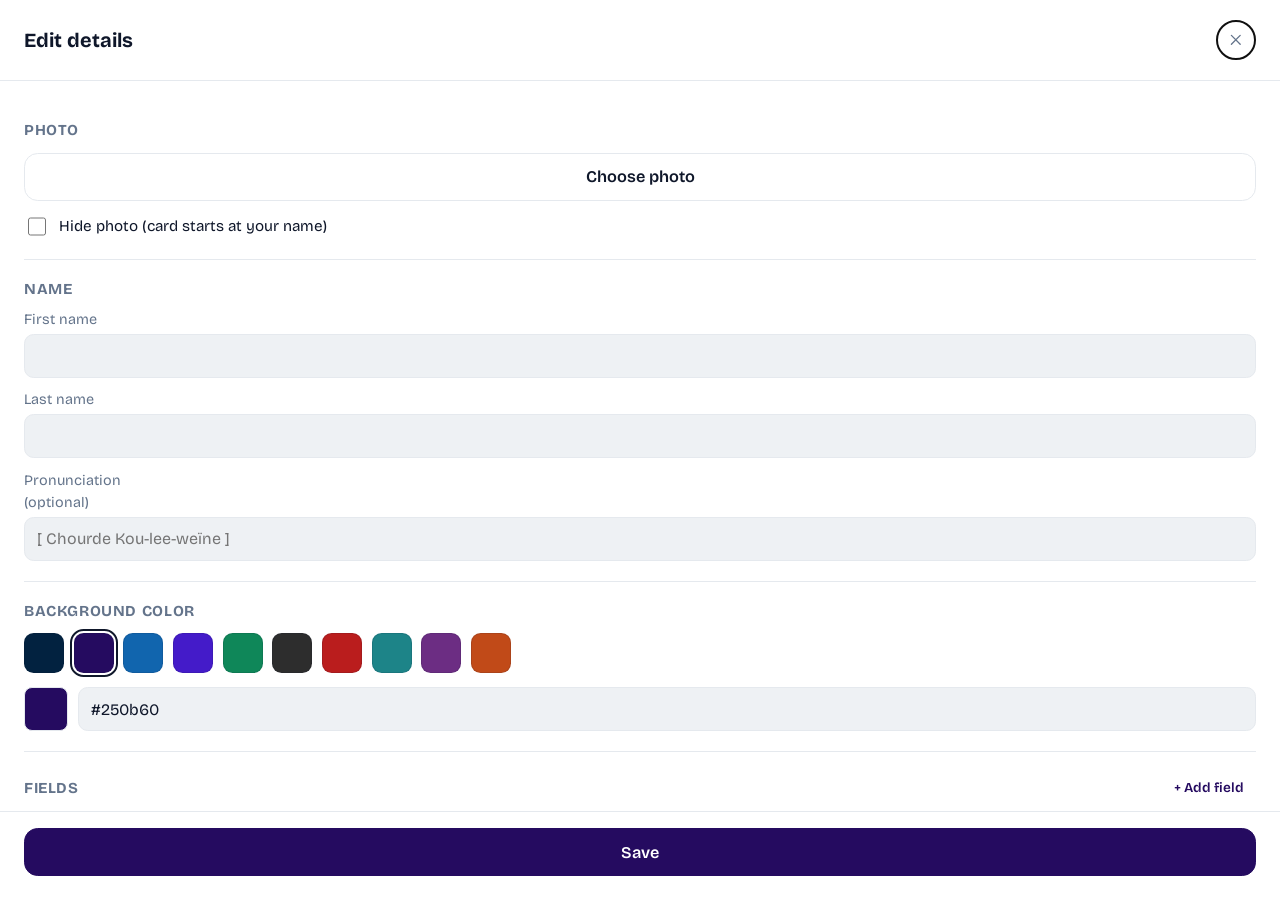
<file: index.html>
<!doctype html>
<html lang="en">
<head>
  <meta charset="utf-8" />
  <meta name="viewport" content="width=device-width, initial-scale=1, viewport-fit=cover" />
  <title>Business card</title>
  <meta name="description" content="Digital business card" />

  <meta name="theme-color" content="#250b60" />

  <link rel="manifest" href="./manifest.webmanifest" />
  <link rel="icon" type="image/svg+xml" href="./assets/icons/icon.svg" />
  <link rel="icon" type="image/png" href="./assets/icons/icon-512.png" />
  <link rel="apple-touch-icon" href="./assets/icons/icon-512.png" />
  <meta name="apple-mobile-web-app-capable" content="yes" />
  <meta name="apple-mobile-web-app-status-bar-style" content="black-translucent" />
  <meta name="apple-mobile-web-app-title" content="Business card" />

  <link rel="stylesheet" href="./assets/styles.css" />
</head>
<body>
  <main class="card">
    <section class="photo">
      <img id="card-photo" class="photo-img" alt="" hidden />
      <div id="photo-placeholder" class="photo-placeholder"></div>
      <svg class="photo-wave" viewBox="0 0 360 91" preserveAspectRatio="none" aria-hidden="true">
        <path d="M170.84 32.4365C112.559 51.308 37.5 49.4563 0 32.4365V90.4563H360V10.9644C307.5 -16.0437 231 12.9562 170.84 32.4365Z" fill="currentColor"/>
      </svg>
      <button id="btn-open-qr" class="icon-tile-btn" type="button" aria-label="Show QR code"></button>
    </section>

    <div class="content">
      <p id="incomplete-hint" class="hint" hidden>Fill in your details via "Edit details" below.</p>

      <h1 id="card-name" class="name">—</h1>
      <p id="card-phonetic" class="phonetic" hidden></p>

      <ul id="card-fields" class="fields"></ul>

      <div class="card-actions">
        <button id="btn-edit" class="btn btn--ghost-outline" type="button">Edit details</button>
        <button id="btn-install" class="btn btn--ghost-outline" type="button" hidden>Install app</button>
      </div>
    </div>
  </main>

  <dialog id="qr-dialog" class="dialog dialog--qr">
    <h2>Scannez pour ajouter</h2>
    <div id="qr-code" class="qr-code"></div>
    <button id="btn-close-qr" class="btn btn--secondary" type="button">Fermer</button>
  </dialog>

  <dialog id="edit-dialog" class="dialog dialog--full">
    <form id="edit-form" method="dialog" class="edit-form">
      <header class="edit-header">
        <h2>Edit details</h2>
        <button type="button" id="btn-cancel-edit" class="icon-btn" aria-label="Close">
          <svg viewBox="0 0 24 24" aria-hidden="true"><path d="M6 6l12 12M18 6 6 18" stroke="currentColor" stroke-width="1.8" stroke-linecap="round"/></svg>
        </button>
      </header>

      <div class="edit-body">
        <section class="edit-section">
          <h3>Photo</h3>
          <input type="file" id="photo-input" accept="image/*" hidden />

          <div id="photo-crop-wrap" class="photo-crop-wrap" hidden>
            <p class="hint">Tap the photo to choose which part is cropped to a square.</p>
            <div id="photo-crop-viewport" class="photo-crop-viewport">
              <img id="photo-crop-img" alt="" />
              <div id="crop-frame" class="crop-frame" hidden></div>
            </div>
            <div class="row">
              <button type="button" id="btn-use-photo" class="btn btn--primary">Use photo</button>
              <button type="button" id="btn-cancel-photo" class="btn btn--ghost">Cancel</button>
            </div>
          </div>

          <div id="photo-preview-wrap" class="photo-preview-wrap">
            <img id="photo-preview" class="photo-preview" alt="" hidden />
            <div class="row">
              <button type="button" id="btn-choose-photo" class="btn btn--secondary">Choose photo</button>
              <button type="button" id="btn-remove-photo" class="btn btn--ghost" hidden>Remove</button>
            </div>
          </div>

          <label class="checkbox-row">
            <input type="checkbox" name="hidePhoto" />
            <span>Hide photo (card starts at your name)</span>
          </label>
        </section>

        <section class="edit-section">
          <h3>Name</h3>
          <label>First name
            <input type="text" name="firstName" required />
          </label>
          <label>Last name
            <input type="text" name="lastName" required />
          </label>
          <label>Pronunciation <span class="optional">(optional)</span>
            <input type="text" name="phonetic" placeholder="[ Chourde Kou-lee-weïne ]" />
          </label>
        </section>

        <section class="edit-section">
          <h3>Background color</h3>
          <div id="color-swatches" class="color-swatches"></div>
          <div class="color-hex-row">
            <span id="color-preview" class="color-preview" aria-hidden="true"></span>
            <input type="text" name="accentColorHex" class="color-hex-input" placeholder="#250b60" maxlength="7" autocapitalize="off" autocorrect="off" spellcheck="false" inputmode="text" />
          </div>
        </section>

        <section class="edit-section">
          <div class="edit-section-header">
            <h3>Fields</h3>
            <button type="button" id="btn-add-field" class="btn btn--ghost btn--small">+ Add field</button>
          </div>
          <ul id="field-editor-list" class="field-editor-list"></ul>
        </section>
      </div>

      <div class="dialog-actions">
        <button type="submit" class="btn btn--primary">Save</button>
      </div>
    </form>
  </dialog>

  <script src="./assets/qrcode.min.js"></script>
  <script type="module" src="./assets/app.js"></script>
</body>
</html>
</file>
<file: assets/styles.css>
@layer fonts, reset, tokens, components, utilities;

@layer fonts {
  @font-face {
    font-family: "Bricolage Grotesque";
    src: url("./fonts/bricolage-grotesque-latin.woff2") format("woff2");
    font-weight: 400 800;
    font-style: normal;
    font-display: swap;
  }
}

@layer reset {
  *, *::before, *::after { box-sizing: border-box; }
  html, body { height: 100%; }
  body {
    margin: 0;
    font-family: "Bricolage Grotesque", ui-rounded, system-ui, -apple-system, "Segoe UI", Roboto, sans-serif;
    -webkit-font-smoothing: antialiased;
  }
  a { color: inherit; }
  ul { list-style: none; margin: 0; padding: 0; }
  button { font: inherit; }
  input, textarea, select { font: inherit; }
  dialog { border: none; padding: 0; color: inherit; }
  dialog::backdrop { background: rgb(0 0 0 / 0.55); }
  h1, h2, h3 { margin: 0; }
}

@layer tokens {
  :root {
    --accent: #250b60;
    --bg: #eef1f4;
    --surface: #ffffff;
    --text: #0f172a;
    --text-muted: #64748b;
    --border: #e5e9ee;
    --danger: #b91c1c;

    /* fixed white text/dividers shown on top of the user's background color */
    --text-on-accent: #ffffff;
    --text-on-accent-muted: rgb(255 255 255 / 0.5);
    --border-on-accent: rgb(255 255 255 / 0.15);
    /* accent color as used for text/icons drawn on a white surface */
    --accent-on-surface: var(--accent);
    /* lighter tint of the accent color, used as the page background behind
       the card on screens wide enough to show it as a floating "window" */
    --page-bg: var(--accent);
  }
}

@layer components {
  body {
    background: var(--accent);
    color: var(--text);
    display: flex;
    align-items: flex-start;
    justify-content: center;
    min-height: 100dvh;
  }

  .card {
    position: relative;
    width: 100%;
    max-width: 480px;
    background: var(--accent);
    border-radius: 0;
    overflow: hidden;
    display: flex;
    flex-direction: column;
  }

  /* Below this, the card is edge-to-edge and rounded corners just look like
     a rendering glitch against the physical screen edge. This has to be
     wider than the card's own max-width (480px) — otherwise there's a gap
     where the viewport is wide enough to trigger rounding but not wide
     enough to actually show any page background around the card, which
     brings back the exact same glitch this is meant to avoid. */
  @media (min-width: 520px) {
    body {
      background: var(--page-bg);
      align-items: center;
      padding: 1.5rem 0;
    }

    .card {
      border-radius: 1.75rem;
      box-shadow: 0 20px 45px -25px rgb(15 23 42 / 0.35);
    }
  }

  /* ---- photo ---- */

  .photo {
    position: relative;
    width: 100%;
    height: 0;
    padding-top: 100%; /* 1:1 square via the padding-top trick — aspect-ratio
      alone is unreliable on some mobile browsers when the element is also
      a flex item, so this avoids that combination entirely */
    flex-shrink: 0;
    background: linear-gradient(160deg, #b9c6d4, #7c8ea3);
  }

  .photo-img {
    position: absolute;
    inset: 0;
    width: 100%;
    height: 100%;
    object-fit: cover;
    display: block;
  }

  .photo-placeholder {
    position: absolute;
    inset: 0;
    display: flex;
    align-items: center;
    justify-content: center;
    color: #ffffff;
  }
  .photo-placeholder svg { width: 40%; height: 40%; }

  .photo-wave {
    position: absolute;
    left: 0;
    right: 0;
    bottom: -1px;
    width: 100%;
    aspect-ratio: 360 / 91;
    height: auto;
    color: var(--accent);
  }

  .icon-tile-btn {
    position: absolute;
    right: 6%;
    bottom: 14%;
    width: 21%;
    aspect-ratio: 1 / 1;
    padding: 0;
    border: none;
    background: none;
    cursor: pointer;
    color: var(--accent-on-surface);
    filter: drop-shadow(0 6px 14px rgb(0 0 0 / 0.25));
  }
  .icon-tile-btn svg { width: 100%; height: 100%; display: block; }

  /* ---- no-photo mode ---- */

  .card--no-photo .photo { display: none; }

  /* extra breathing room at the top when there's no photo header */
  .card--no-photo .content { padding-top: 4rem; }

  /* QR tile sits in flow at the top, left-aligned above the name */
  .card--no-photo .icon-tile-btn {
    position: static;
    width: 4rem;
    display: block;
    margin: 0 0 1.75rem 0;
  }

  /* ---- content ---- */

  .content {
    padding: 1.5rem;
  }

  .hint {
    margin: 0 0 0.75rem;
    font-size: 0.85rem;
    color: var(--text-on-accent-muted);
  }

  .name {
    font-size: clamp(1.5rem, 7vw, 1.9rem);
    font-weight: 700;
    color: var(--text-on-accent);
    line-height: 1.15;
  }

  .phonetic {
    margin: 0.2rem 0 0;
    font-style: italic;
    color: var(--text-on-accent);
    font-size: 0.95rem;
  }

  .fields {
    margin-top: 1.25rem;
  }

  .field {
    padding: 0.85rem 0;
    border-top: 1px solid var(--border-on-accent);
  }

  .field-label {
    display: block;
    font-size: 0.7rem;
    font-weight: 600;
    letter-spacing: 0.06em;
    text-transform: uppercase;
    color: var(--text-on-accent-muted);
    margin-bottom: 0.25rem;
  }

  .field-value {
    font-size: 1.05rem;
    font-weight: 500;
    color: var(--text-on-accent);
    word-break: break-word;
  }

  .field-value a { text-decoration: none; }
  .phone-cc { font-size: 0.9em; font-weight: 400; color: var(--text-on-accent); }
  .phone-number { font-weight: 700; }
  .field-value div + div { margin-top: 0.1rem; }

  .btn {
    min-height: 3rem;
    padding: 0.75rem 1.25rem;
    border-radius: 0.85rem;
    border: 1px solid var(--border);
    font-size: 1.02rem;
    font-weight: 600;
    cursor: pointer;
    background: var(--surface);
    color: var(--text);
  }

  .btn--primary {
    background: var(--accent);
    color: var(--text-on-accent);
    border-color: var(--accent);
    width: 100%;
  }

  .btn--secondary {
    background: transparent;
  }

  .btn--ghost {
    background: transparent;
    border-color: transparent;
    color: var(--accent-on-surface);
  }

  .btn--small {
    min-height: auto;
    padding: 0.4rem 0.7rem;
    font-size: 0.85rem;
  }

  /* the "Gegevens bewerken" ghost button, sitting on the accent-colored
     card background — needs its own on-accent colors instead of
     .btn--ghost's on-surface ones */
  .btn--ghost-outline {
    width: 100%;
    background: transparent;
    border: 1px solid var(--border-on-accent);
    color: var(--text-on-accent-muted);
  }

  /* Pushed well below the content so the card reads as "done" at the fold;
     the edit/install buttons are a deliberate scroll away. */
  .card-actions {
    margin-top: 6rem;
    display: flex;
    flex-direction: column;
    gap: 0.75rem;
  }

  .btn:disabled {
    opacity: 0.45;
    cursor: not-allowed;
  }

  .icon-btn {
    width: 2.5rem;
    height: 2.5rem;
    display: inline-flex;
    align-items: center;
    justify-content: center;
    border-radius: 999px;
    border: 1px solid var(--border);
    background: var(--surface);
    color: var(--text-muted);
    cursor: pointer;
  }
  .icon-btn svg { width: 1.1rem; height: 1.1rem; }

  /* ---- dialogs ---- */

  .dialog {
    background: var(--surface);
    color: var(--text);
    border-radius: 1.25rem;
    width: min(26rem, 92vw);
    padding: 1.75rem;
  }

  .dialog h2 { font-size: 1.25rem; }

  .dialog--qr { text-align: center; }
  .dialog--qr h2 { margin-bottom: 1.25rem; }

  .qr-code {
    margin: 0 auto 1.25rem;
    width: min(16rem, 70vw);
  }
  .qr-code svg {
    width: 100%;
    height: auto;
    display: block;
    background: #fff;
    border-radius: 0.75rem;
    padding: 0.75rem;
  }

  .dialog--full {
    width: 100vw;
    max-width: 100vw;
    height: 100dvh;
    max-height: 100dvh;
    border-radius: 0;
    padding: 0;
    margin: 0;
    inset: 0;
  }

  .edit-form {
    display: flex;
    flex-direction: column;
    height: 100%;
  }

  .edit-header {
    display: flex;
    align-items: center;
    justify-content: space-between;
    padding: 1.25rem 1.5rem;
    border-bottom: 1px solid var(--border);
  }

  .edit-body {
    flex: 1;
    overflow-y: auto;
    padding: 1.25rem 1.5rem 2rem;
  }

  .edit-section {
    padding: 1.25rem 0;
    border-bottom: 1px solid var(--border);
    display: flex;
    flex-direction: column;
    gap: 0.85rem;
  }

  .edit-section h3 {
    font-size: 0.95rem;
    text-transform: uppercase;
    letter-spacing: 0.04em;
    color: var(--text-muted);
  }

  .edit-section-header {
    display: flex;
    align-items: center;
    justify-content: space-between;
  }

  .edit-form label {
    display: flex;
    flex-direction: column;
    gap: 0.35rem;
    font-size: 0.9rem;
    color: var(--text-muted);
  }

  .optional { font-weight: 400; text-transform: none; letter-spacing: 0; }

  .edit-form input[type="text"],
  .edit-form input[type="tel"],
  .edit-form input[type="email"],
  .edit-form input[type="url"],
  .edit-form textarea {
    min-height: 2.75rem;
    padding: 0.5rem 0.75rem;
    border-radius: 0.6rem;
    border: 1px solid var(--border);
    background: var(--bg);
    color: var(--text);
    font-size: 1rem;
  }
  .edit-form textarea { resize: vertical; }

  .color-swatches {
    display: grid;
    grid-template-columns: repeat(auto-fill, minmax(2.5rem, 1fr));
    gap: 0.6rem;
  }

  .color-swatch {
    aspect-ratio: 1 / 1;
    border-radius: 0.6rem;
    border: 1px solid rgb(15 23 42 / 0.12);
    cursor: pointer;
    padding: 0;
  }
  .color-swatch[aria-pressed="true"] {
    outline: 2px solid var(--text);
    outline-offset: 2px;
  }

  .color-hex-row {
    display: flex;
    align-items: center;
    gap: 0.6rem;
  }

  .color-preview {
    width: 2.75rem;
    height: 2.75rem;
    flex: none;
    border-radius: 0.5rem;
    border: 1px solid var(--border);
  }

  .color-hex-input {
    flex: 1;
    min-height: 2.75rem;
    padding: 0.4rem 0.75rem;
    border-radius: 0.5rem;
    border: 1px solid var(--border);
    background: var(--bg);
    color: var(--text);
    font-size: 1rem;
    text-transform: lowercase;
  }

  .row {
    display: flex;
    gap: 0.75rem;
  }
  .row .btn { flex: 1; }

  .edit-form .checkbox-row {
    flex-direction: row;
    align-items: center;
    gap: 0.6rem;
    cursor: pointer;
    color: var(--text);
    font-size: 0.95rem;
  }
  .checkbox-row input[type="checkbox"] {
    width: 1.15rem;
    height: 1.15rem;
    flex: none;
    accent-color: var(--accent);
  }

  .photo-preview-wrap {
    display: flex;
    flex-direction: column;
    gap: 0.85rem;
  }
  .photo-preview {
    width: 7rem;
    height: 7rem;
    border-radius: 0.85rem;
    object-fit: cover;
    border: 1px solid var(--border);
  }

  .photo-crop-wrap {
    display: flex;
    flex-direction: column;
    gap: 0.75rem;
  }
  .photo-crop-viewport {
    position: relative;
    width: 100%;
    border-radius: 0.85rem;
    background: #000;
    cursor: crosshair;
    overflow: hidden;
  }
  .photo-crop-viewport img {
    width: 100%;
    display: block;
    user-select: none;
    pointer-events: none;
  }
  .crop-frame {
    position: absolute;
    border: 2px solid #fff;
    box-shadow: 0 0 0 9999px rgb(0 0 0 / 0.55);
    pointer-events: none;
  }

  .field-editor-list {
    display: flex;
    flex-direction: column;
    gap: 0.75rem;
  }

  .field-editor-row {
    display: flex;
    flex-direction: column;
    gap: 0.5rem;
    padding: 0.85rem;
    border: 1px solid var(--border);
    border-radius: 0.85rem;
  }

  .field-editor-row__top {
    display: flex;
    gap: 0.5rem;
    align-items: center;
  }

  .field-editor-row select {
    flex: 1;
    min-height: 2.5rem;
    border-radius: 0.5rem;
    border: 1px solid var(--border);
    background: var(--bg);
    padding: 0.3rem 0.5rem;
  }

  .field-delete-btn,
  .field-move-btn {
    width: 2.5rem;
    height: 2.5rem;
    flex: none;
    border-radius: 0.5rem;
    border: 1px solid var(--border);
    background: var(--surface);
    cursor: pointer;
    display: inline-flex;
    align-items: center;
    justify-content: center;
  }
  .field-delete-btn { color: var(--danger); }
  .field-move-btn { color: var(--text-muted); }
  .field-move-btn:disabled { opacity: 0.35; cursor: not-allowed; }
  .field-delete-btn svg, .field-move-btn svg { width: 1.1rem; height: 1.1rem; }

  .dialog-actions {
    padding: 1rem 1.5rem 1.5rem;
    border-top: 1px solid var(--border);
  }
}

@layer utilities {
  [hidden] { display: none !important; }
}
</file>
